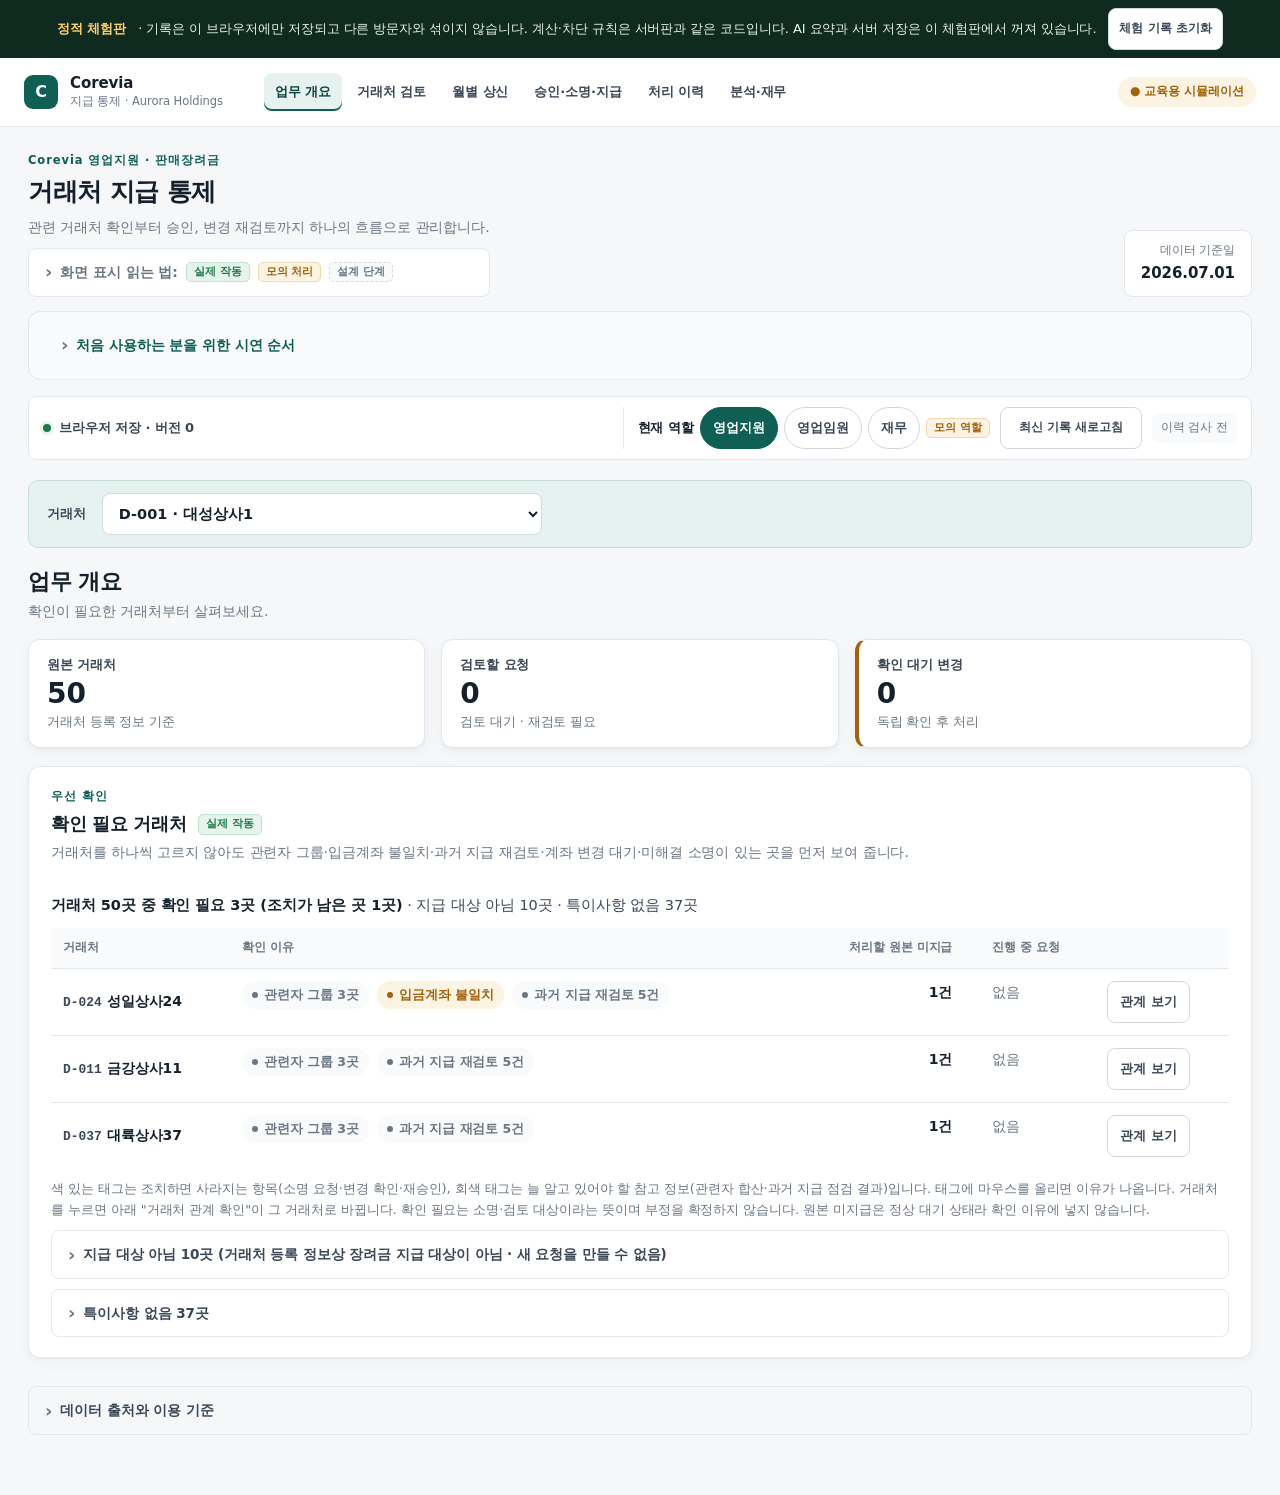
<file: docs/index.html>
<!doctype html>
<html lang="ko">
<head>
  <meta charset="utf-8">
  <meta name="viewport" content="width=device-width,initial-scale=1">
  <title>거래처 지급 통제 · Corevia</title>
  <link rel="stylesheet" href="styles.css">
</head>
<body>
  <div class="static-banner" role="note"><b>정적 체험판</b> · 기록은 이 브라우저에만 저장되고 다른 방문자와 섞이지 않습니다. 계산·차단 규칙은 서버판과 같은 코드입니다. AI 요약과 서버 저장은 이 체험판에서 꺼져 있습니다. <button type="button" id="static-reset" class="secondary">체험 기록 초기화</button></div>
  <header class="topbar">
    <div class="topbar-inner">
      <div class="brand"><span class="brand-mark">C</span><div><strong>Corevia</strong><small>지급 통제 · Aurora Holdings</small></div></div>
      <nav aria-label="주요 영역"><a href="#watch-section">확인 필요</a><a href="#relationship-section">거래처 확인</a><a href="#batch-section">월별 일괄</a><a href="#request-section">지급 요청</a><a href="#change-section">정보 변경</a><a href="#case-section">처리 현황</a><a href="#audit-section">과거 지급 점검</a></nav>
      <span class="environment">● 교육용 시뮬레이션</span>
    </div>
  </header>
  <main>
    <details class="guide-panel">
      <summary>처음 사용하는 분을 위한 시연 순서</summary>
      <p>단계를 누르면 해당 위치로 이동하고 모의 역할이 바뀝니다. 요청·승인·지급은 각 화면에서 직접 진행하세요. 아래 번호는 안내 순서이며 완료 표시가 아닙니다.</p>
      <div class="guide-steps" role="group" aria-label="시연 단계">
        <button type="button" class="secondary" data-action="guide" data-id="0" aria-pressed="false">1. 거래처 확인 · 영업지원</button>
        <button type="button" class="secondary" data-action="guide" data-id="1" aria-pressed="false">2. 상신 · 영업지원</button>
        <button type="button" class="secondary" data-action="guide" data-id="2" aria-pressed="false">3. 승인 판단 · 영업임원</button>
        <button type="button" class="secondary" data-action="guide" data-id="3" aria-pressed="false">4. 계좌·지급 · 재무</button>
        <button type="button" class="secondary" data-action="guide" data-id="4" aria-pressed="false">5. 조건 변경 · 영업지원</button>
        <button type="button" class="secondary" data-action="guide" data-id="5" aria-pressed="false">6. 과거 점검 · 재무</button>
      </div>
      <p id="guide-message" role="status">1번부터 시작하거나 확인하고 싶은 단계를 고르세요.</p>
    </details>
    <div class="page-heading">
      <div><p class="eyebrow">Corevia 영업지원 · 판매장려금</p><h1>거래처 지급 통제</h1><p class="subtitle">관련 거래처 확인부터 승인, 변경 재검토까지 하나의 흐름으로 관리합니다.</p><details class="scope-legend"><summary>화면 표시 읽는 법: <span class="scope scope-real">실제 작동</span> <span class="scope scope-mock">모의 처리</span> <span class="scope scope-plan">설계 단계</span></summary><ul><li><span class="scope scope-real">실제 작동</span> 입력에 따라 프로그램이 직접 계산·판단·상태 변경을 합니다. 자동 점검으로 확인합니다.</li><li><span class="scope scope-mock">모의 처리</span> 사람의 승인·소명 회신·계좌 확인·지급, 역할 선택을 버튼 입력으로 대신합니다. 실제 송금·은행 연동은 없습니다.</li><li><span class="scope scope-plan">설계 단계</span> 화면에 없고 문서로만 제시합니다: 실제 로그인·인증, 은행 실명 조회와 송금, 증빙 파일 업로드·진위 검증.</li></ul></details></div>
      <div class="asof"><span>데이터 기준일</span><strong>2026.07.01</strong></div>
    </div>
    <section class="server-toolbar" aria-label="서버 저장 상태"><span id="server-status" role="status">서버 기록 불러오는 중…</span><div class="role-switch" role="group" aria-label="현재 역할 (모의)"><span class="role-label">현재 역할</span><button type="button" class="role-btn" data-action="role" data-id="영업지원">영업지원</button><button type="button" class="role-btn" data-action="role" data-id="영업임원">영업임원</button><button type="button" class="role-btn" data-action="role" data-id="재무">재무</button><span class="scope scope-mock" title="실제 로그인·인증이 아니라 화면에서 고른 역할입니다. 서버는 고른 역할로 권한을 다시 확인합니다.">모의 역할</span></div><button class="secondary" data-action="refresh">최신 기록 새로고침</button><label class="restore-label">백업 파일 가져오기<input id="restore-file" type="file" accept=".json,application/json"></label></section>
    <section class="panel migration-panel" id="migration-panel" hidden><h2>기존 기록을 서버로 가져오기</h2><p>이 브라우저의 이전 기록 또는 선택한 백업을 검증한 뒤 서버로 옮깁니다. 원본 브라우저 자료는 보존합니다. 서버가 비어 있을 때만 가져올 수 있습니다.</p><div class="row"><button class="secondary" data-action="backup-browser">이전 자료 백업 내려받기</button><button class="secondary" data-action="preview-import">가져오기 미리보기</button><button id="commit-import" data-action="commit-import" disabled>확정 가져오기</button><button class="secondary" data-action="skip-import">자료를 보관하고 서버 기록 사용</button></div><p id="migration-result" class="notice" role="status"></p></section>    <div class="overview" aria-label="현재 처리 현황">
      <div class="overview-card"><span>원본 거래처</span><strong id="agency-count">—</strong><small>거래처 등록 정보 기준</small></div>
      <div class="overview-card"><span>검토할 요청</span><strong id="pending-count">—</strong><small>검토 대기 · 재검토 필요</small></div>
      <div class="overview-card attention"><span>확인 대기 변경</span><strong id="change-count">—</strong><small>독립 확인 후 처리</small></div>
    </div>
    <div class="section-heading"><div><span class="section-index">01</span><h2>검토 시작</h2></div><p>대상을 확인하고 새 요청을 등록하세요.</p></div>
    <div class="work-grid">
      <section class="panel panel-wide" id="watch-section"><div class="panel-heading"><div><p class="panel-kicker">우선 확인</p><h3>확인 필요 거래처 <span class="scope-row"><span class="scope scope-real" title="관련자 그룹·입금계좌 대조·과거 지급 점검·변경 대기·소명 상태를 프로그램이 계산해 모읍니다.">실제 작동</span></span></h3><p class="panel-desc">거래처를 하나씩 고르지 않아도 관련자 그룹·입금계좌 불일치·과거 지급 재검토·계좌 변경 대기·미해결 소명이 있는 곳을 먼저 보여 줍니다.</p></div></div><div id="watchlist" aria-live="polite"></div></section>
      <section class="panel panel-wide" id="relationship-section"><div class="panel-heading"><div><p class="panel-kicker">관련자 확인</p><h3>거래처 관계 확인 <span class="scope-row"><span class="scope scope-real" title="대표자·주소·정산계좌 2개 이상 일치를 이어지는 관계까지 계산하고, 실제 입금계좌를 대조합니다.">실제 작동</span></span></h3></div><span class="step-icon">01</span></div><p class="panel-desc">거래처를 선택하면 관계 정보와 원본 미지급 건이 자동으로 갱신됩니다.</p><div class="field-action"><label>거래처<select id="agency" data-action="inspect"></select></label></div><div id="lookup-notice" class="notice" role="status"></div><div id="relationship" aria-live="polite"></div></section>
      <section class="panel panel-wide" id="original-section"><div class="panel-heading"><div><p class="panel-kicker">원본 미지급</p><h3>원본 미지급 건 <span class="scope-row"><span class="scope scope-real" title="원본 미지급을 요청으로 연결하고 중복 생성·이중 합산을 막습니다.">실제 작동</span></span></h3><p id="unpaid-context" class="panel-desc" role="status"></p></div></div><p class="panel-desc">위에서 선택한 거래처의 원본 미지급 건입니다. 금액을 다시 입력하지 않고 승인 검토를 요청하세요. 원본 상태는 보존하고 모의 처리 상태를 별도로 기록합니다.</p><div id="unpaid-list" aria-live="polite"></div><p class="help-text">원본 연결 요청은 원본 이력에 이미 포함된 금액이므로 월 합산에 추가하지 않습니다. 거절해도 원본 기록과 합산 기준은 보존하며, 거절 후에는 기존 요청에서 확인 작업·자료 검토를 마친 뒤 같은 요청으로 재상신합니다.</p></section>      <section class="panel panel-wide" id="batch-section"><div class="panel-heading"><div><p class="panel-kicker">월 단위 처리</p><h3>월별 미지급 일괄 검토 <span class="scope-row"><span class="scope scope-real" title="같은 달 미지급의 관련자 합계와 필요 승인자를 계산하고, 선택한 건을 서버에 일괄 상신합니다.">실제 작동</span></span></h3><p class="panel-desc">같은 달 원본 미지급을 한 표에 모아 관련자 월 합계와 필요 승인자를 보여 주고, 선택한 건을 한 번에 승인 검토 요청합니다.</p></div></div><div id="batch" aria-live="polite"></div></section>
<section class="panel" id="request-section"><div class="panel-heading"><div><p class="panel-kicker">신규 요청</p><h3>새 지급 요청 <span class="scope-row"><span class="scope scope-real" title="원본 이력과 진행 중 요청을 합산해 승인자를 정합니다.">실제 작동</span></span></h3></div><span class="step-icon">02</span></div><p class="panel-desc">원본 지급 이력과 새 요청을 합산해 승인 경로를 확인합니다.</p><div class="request-fields"><label>귀속월<input id="month" type="month" value="2026-06"></label><label>요청 금액 (원)<input id="amount" type="text" inputmode="numeric" autocomplete="off" placeholder="예: 1,000,000" data-format="amount"></label><label class="full">사유<input id="reason" placeholder="예: 6월 판매장려금 지급 검토"></label></div><p class="help-text">선택 월의 원본 이력(미지급 포함)과 모의 요청을 합산합니다. 원본 미지급 건은 다시 입력하지 마세요.</p><button data-action="create">검토 요청 생성</button><div id="request-notice" class="notice" role="status"></div></section>
      <section class="panel" id="change-section"><div class="panel-heading"><div><p class="panel-kicker">정보 변경</p><h3>거래처 정보 변경 <span class="scope-row"><span class="scope scope-real" title="변경 접수 시 관련 승인을 재검토로 돌리고 확인 전 재승인을 막습니다.">실제 작동</span><span class="scope scope-mock" title="계좌 소유 확인 근거는 사람이 입력하는 모의 회신입니다. 은행 실명 조회는 하지 않습니다.">모의 처리</span></span></h3></div><span class="step-icon">03</span></div><p class="panel-desc">선택 거래처의 정산계좌 변경을 접수하고 확인 전 관련 요청의 승인을 보류합니다.</p><div class="field-action"><label>은행<select id="account-bank"></select></label><label>새 정산계좌<input id="account" placeholder="예: 123456789012"></label><button class="secondary" data-action="change-preview">접수 전 영향 보기</button><button data-action="change">변경 요청 접수</button></div><p class="help-text">국내 계좌 우선 지원. 은행별 형식을 단정하지 않고 숫자 10~15자리만 기본 입력 점검합니다. 범위 밖·해외 계좌는 추가 확인 대상으로 보류합니다.</p><p id="change-preview" role="status"></p><div id="changes" aria-live="polite"></div></section>
    </div>
    <div class="section-heading" id="case-section"><div><span class="section-index">02</span><h2>처리 현황</h2></div><p>판단 근거와 후속 작업을 확인하세요.</p></div>
    <section class="panel cases"><div class="panel-heading"><div><p class="panel-kicker">처리 대기</p><h3>요청 및 후속 작업 <span class="scope-row"><span class="scope scope-real" title="합산·승인자 결정, 계좌 미확인·조건 변경 시 지급 차단, 역할 권한 확인을 프로그램이 합니다.">실제 작동</span><span class="scope scope-mock" title="승인·거절·계좌 확인·지급은 사람의 결정을 버튼 입력으로 대신합니다. 실제 송금은 없습니다.">모의 처리</span></span></h3></div></div><p class="panel-desc">사람의 승인·거절 회신에 따라 지급 작업을 생성합니다.</p><div class="request-filter"><label>보기<select id="request-filter"><option value="all">전체</option><option value="todo">승인 결정 필요 (검토 대기·재검토)</option><option value="executive">영업임원 승인 대상</option><option value="task">소명 중 (소명 대기·재상신 대기)</option><option value="approved">지급 전 (승인 완료)</option><option value="done">끝난 건 (지급 완료·거절·취소)</option></select></label><span id="request-filter-info" class="muted"></span></div><div id="requests" aria-live="polite"></div></section>
    <section class="panel" id="task-composer" hidden></section><section class="panel" id="confirmation-section"><div class="panel-heading"><div><p class="panel-kicker">소명</p><h3>확인 작업 · 소명 회신 <span class="scope-row"><span class="scope scope-real" title="최신 회신 기준 판정 전에는 재상신·승인·지급을 막습니다.">실제 작동</span><span class="scope scope-mock" title="회신 내용과 증빙 식별자는 모의 입력입니다. 파일 업로드·진위 검증은 하지 않습니다.">모의 처리</span></span></h3></div></div><p class="panel-desc">회신 접수 → 사람 검토 → 기존 요청 재상신 순서로 진행합니다. 역할은 교육용 모의 표시이며 실제 로그인 권한이 아닙니다.</p><div id="confirmation-tasks" aria-live="polite"></div></section><section class="panel history"><div class="panel-heading"><div><p class="panel-kicker">처리 기록</p><h3>처리 이력 <span class="scope-row"><span class="scope scope-real" title="모든 처리와 권한 거부를 서버 기록으로 남깁니다.">실제 작동</span></span></h3></div></div><label>이력 검색<input id="history-search" placeholder="거래처·요청 번호·내용"></label><label><input type="checkbox" id="history-denied">권한 거부만 보기</label><button class="secondary" data-action="audit-check">이력 변조 검사</button><p id="audit-result" role="status"></p><p class="help-text">서버 사건 기록의 해시 연결 검사입니다. 도입 전 기록은 도입 시점부터 보호합니다. DB와 해시를 함께 재작성하는 변조는 탐지하지 못하며 화면 로그·외부 증빙의 진위 보증은 아닙니다.</p><div id="history"></div><button class="secondary" data-action="export">서버 기록 백업 내보내기</button></section>
    <div class="section-heading" id="audit-section"><div><span class="section-index">03</span><h2>과거 지급 점검</h2></div><p>원본 지급 기록을 지금의 규칙으로 다시 확인합니다.</p></div>
    <section class="panel panel-wide" id="retro-section"><div class="panel-heading"><div><p class="panel-kicker">과거 지급 점검</p><h3>원본 지급 이력 점검 <span class="scope-row"><span class="scope scope-real" title="원본 240건을 현재 규칙으로 다시 계산합니다. 원본 상태는 바꾸지 않습니다.">실제 작동</span></span></h3><p class="panel-desc">원본 지급 이력 240건을 현재 규칙으로 다시 판정합니다. 한 건씩 보면 전결 대상이지만 관련자로 합치면 영업임원 승인이 필요했던 기존 지급을 찾습니다.</p></div></div><div id="retro" aria-live="polite"></div></section>
    <details class="source-notes"><summary>데이터 출처와 이용 기준</summary><p>원본: 거래처(대리점) 등록 정보, 판매장려금 지급 이력, 실제 입금(회수) 이력. 정책: 월 200만 원 이하 영업지원팀, 초과 영업임원. 회수계좌는 지급 수취계좌가 아닙니다. 월 합계는 원본 지급 이력의 귀속월을 기준으로 냅니다. 변경·승인·지급 작업은 교육용 모의 처리이며 이 PC에서 실행 중인 서버에 저장됩니다. 기록 가져오기는 별도 검증 후 수행합니다. 실제 송금은 없으며 AI 요약은 Gemini API 키를 넣고 서버를 시작해야 사용할 수 있습니다.</p></details>
  <section class="panel" id="finance-section"><h2>재무 참고 대안 · 상계 가정 <span class="scope scope-real" title="원본 채권 잔액과 미지급액으로 계산합니다. 상계는 원본 정책에 없는 가정이며 실제 상계·승인·지급은 하지 않습니다.">실제 작동 · 계산만</span></h2><p>선택 거래처의 원본 미지급액과 연체 채권 잔액을 비교합니다. 기준일 2026-07-01, 원본 연체일수 기준. 상계는 원본 정책에 없는 가정이며 실제 상계·승인·지급을 실행하지 않습니다. 합의·권리관계는 별도 확인이 필요합니다.</p><button class="secondary" data-action="finance-options">선택 거래처 90·120·160일 비교</button><div id="finance-result" role="status"></div><p>회수 반영 시점이 확정되지 않아 잔액에서 회수액을 다시 빼지 않습니다. 운영 중 지급도 원본 비교에 반영하지 않습니다.</p></section></main><div id="toast" class="toast" role="status" hidden><span id="toast-message"></span><button type="button" data-action="dismiss" aria-label="알림 닫기">×</button></div><script type="module" src="js/app.js"></script></html>
</file>
<file: docs/styles.css>
/* Corevia 지급 통제 — design tokens */
:root{
  --bg:#f5f7f9;--surface:#fff;--surface-2:#f8fafb;--line:#e3e8ee;--line-strong:#d2d9e1;
  --ink:#16202c;--ink-2:#3b4756;--muted:#6b7684;--faint:#97a1ad;
  --brand:#0f5f55;--brand-ink:#0a453e;--brand-soft:#e6f2ef;
  --info:#2357a8;--info-soft:#e8effb;--warn:#a2620b;--warn-soft:#fdf3e2;
  --danger:#b3372d;--danger-soft:#fdecea;--success:#1d7a46;--success-soft:#e6f4ec;
  --radius:12px;--radius-sm:8px;
  --shadow:0 1px 2px rgba(16,32,44,.04),0 4px 16px rgba(16,32,44,.04);
  --font:"Pretendard","Segoe UI","Malgun Gothic",system-ui,sans-serif;
  --series-1:#2a78d6;--series-2:#eb6834;--series-3:#1baf7a;--series-group:#6250d6;--series-other:#9aa4b1;--series-hist:#0f5f55;
  --mono:"Cascadia Mono","Consolas",ui-monospace,monospace;
}
.guide-panel{margin:16px 0;padding:14px 18px;background:var(--surface);border:1px solid var(--line);border-radius:var(--radius)}
.guide-panel summary{cursor:pointer;font-weight:700;color:var(--brand)}
.guide-panel p{margin-top:10px;font-size:13px;color:var(--ink-2)}
.guide-steps{display:flex;flex-wrap:wrap;gap:8px}
.guide-steps .is-active{background:var(--brand-soft);border-color:var(--brand);color:var(--brand-ink)}
*{box-sizing:border-box}
html{scroll-behavior:smooth;scroll-padding-top:84px}
body{margin:0;background:var(--bg);color:var(--ink);font:15px/1.65 var(--font);-webkit-font-smoothing:antialiased;letter-spacing:-.005em}
h1,h2,h3,h4{margin:0;color:var(--ink);letter-spacing:-.02em;line-height:1.3}
p{margin:0 0 8px}
a{color:var(--brand)}
.mono{font-family:var(--mono);font-size:.92em;color:var(--ink-2)}
.muted{color:var(--muted)}
.empty{margin:0;padding:28px;text-align:center;color:var(--muted);background:var(--surface-2);border:1px dashed var(--line-strong);border-radius:var(--radius-sm);font-size:14px}

/* Top bar */
.topbar{position:sticky;top:0;z-index:20;background:rgba(255,255,255,.92);backdrop-filter:saturate(1.4) blur(10px);border-bottom:1px solid var(--line)}
.topbar-inner{max-width:1200px;margin:auto;padding:0 28px;height:64px;display:flex;align-items:center;gap:36px}
.brand{display:flex;align-items:center;gap:12px;min-width:220px}
.brand-mark{width:34px;height:34px;border-radius:9px;background:var(--brand);color:#fff;display:grid;place-items:center;font-weight:800;font-size:16px}
.brand strong{display:block;font-size:15px;line-height:1.2}
.brand small{display:block;font-size:11.5px;color:var(--muted)}
.topbar nav{display:flex;gap:4px;flex:1}
.topbar nav a{color:var(--ink-2);text-decoration:none;font-size:14px;font-weight:600;padding:8px 12px;border-radius:8px}
.topbar nav a:hover{background:var(--surface-2);color:var(--ink)}
.environment{font-size:12px;font-weight:600;color:var(--warn);background:var(--warn-soft);border-radius:999px;padding:5px 12px;white-space:nowrap}

/* Layout */
main{max-width:1200px;margin:auto;padding:32px 28px 80px}
.page-heading{display:flex;justify-content:space-between;align-items:flex-end;gap:24px;margin-bottom:20px}
.eyebrow,.panel-kicker{margin:0 0 6px;color:var(--brand);font-size:11.5px;font-weight:700;letter-spacing:.08em}
.page-heading h1{font-size:28px;font-weight:800}
.subtitle{margin:8px 0 0;color:var(--muted);font-size:15px}
.asof{text-align:right;padding:10px 16px;background:var(--surface);border:1px solid var(--line);border-radius:var(--radius-sm)}
.asof span{display:block;font-size:12px;color:var(--muted)}
.asof strong{font-size:15px;font-variant-numeric:tabular-nums}

.server-toolbar{display:flex;align-items:center;flex-wrap:wrap;gap:12px;margin:0 0 20px;padding:10px 14px;background:var(--surface);border:1px solid var(--line);border-radius:var(--radius-sm);font-size:13px;color:var(--ink-2)}
#server-status{display:inline-flex;align-items:center;gap:8px;font-weight:600;margin-right:auto}
#server-status::before{content:"";width:8px;height:8px;border-radius:50%;background:var(--success);box-shadow:0 0 0 3px var(--success-soft)}
.restore-label{display:flex;align-items:center;gap:8px;font-weight:600;font-size:13px}
.restore-label input{font-size:12px;max-width:220px;padding:4px;height:auto;border:none;background:none}

.overview{display:grid;grid-template-columns:repeat(3,1fr);gap:16px;margin-bottom:40px}
.overview-card{background:var(--surface);border:1px solid var(--line);border-radius:var(--radius);box-shadow:var(--shadow);padding:20px 22px;display:flex;flex-direction:column;gap:2px}
.overview-card span{font-size:13px;font-weight:600;color:var(--ink-2)}
.overview-card strong{font-size:32px;font-weight:800;line-height:1.15;font-variant-numeric:tabular-nums}
.overview-card small{font-size:12.5px;color:var(--muted)}
.overview-card.attention{border-left:4px solid var(--warn)}

.section-heading{display:flex;justify-content:space-between;align-items:flex-end;gap:16px;margin:0 0 14px}
.section-heading>div{display:flex;align-items:center;gap:10px}
.section-index{font-size:12px;font-weight:800;color:var(--brand);background:var(--brand-soft);border-radius:6px;padding:3px 8px}
.section-heading h2{font-size:19px;font-weight:800}
.section-heading p{margin:0;color:var(--muted);font-size:14px}

.work-grid{display:grid;grid-template-columns:repeat(2,minmax(0,1fr));gap:18px;margin-bottom:44px}
.panel{background:var(--surface);border:1px solid var(--line);border-radius:var(--radius);box-shadow:var(--shadow);padding:24px 26px;min-width:0}
.panel+.panel{margin-top:18px}
.work-grid .panel+.panel{margin-top:0}
.panel-wide{grid-column:1/-1}
.panel-heading{display:flex;justify-content:space-between;align-items:flex-start;gap:12px;margin-bottom:4px}
.panel-heading h3{font-size:18px;font-weight:800}
.panel h2{font-size:18px;margin-bottom:8px}
.step-icon{display:grid;place-items:center;width:32px;height:32px;border-radius:8px;background:var(--brand-soft);color:var(--brand);font-size:12px;font-weight:800;flex:none}
.panel-desc{margin:6px 0 18px;color:var(--muted);font-size:14px}
.help-text{margin:10px 0;color:var(--muted);font-size:13px;line-height:1.6}

/* Forms */
label{display:flex;flex-direction:column;gap:6px;font-size:13px;font-weight:600;color:var(--ink-2);min-width:0}
input,select{font:inherit;font-size:14.5px;height:42px;padding:0 12px;border:1px solid var(--line-strong);border-radius:var(--radius-sm);background:#fff;color:var(--ink);width:100%;min-width:0;transition:border-color .15s,box-shadow .15s}
input::placeholder{color:var(--faint)}
input:focus,select:focus{outline:none;border-color:var(--brand);box-shadow:0 0 0 3px var(--brand-soft)}
.field-action{display:flex;align-items:flex-end;gap:10px;flex-wrap:wrap}
.field-action label{flex:1 1 200px}
.request-fields,.form-grid,.task-form{display:grid;grid-template-columns:repeat(2,minmax(0,1fr));gap:14px}
.request-fields .full,.form-grid .full,.task-form p{grid-column:1/-1}
.task-form{margin:14px 0}
.row{display:flex;align-items:center;flex-wrap:wrap;gap:10px;margin-top:12px}
.grow{flex:1 1 240px}

/* Buttons */
button{font:inherit;font-size:14px;font-weight:700;height:42px;padding:0 18px;border:1px solid transparent;border-radius:var(--radius-sm);background:var(--brand);color:#fff;cursor:pointer;white-space:nowrap;transition:background .15s,border-color .15s,box-shadow .15s}
button:hover{background:var(--brand-ink)}
button:focus-visible,a:focus-visible,summary:focus-visible{outline:3px solid var(--brand-soft);outline-offset:2px}
button.secondary{background:#fff;color:var(--ink-2);border-color:var(--line-strong)}
button.secondary:hover{background:var(--surface-2);border-color:var(--faint)}
button.danger{background:#fff;color:var(--danger);border-color:#efc6c1}
button.danger:hover{background:var(--danger-soft)}
button.small{height:34px;padding:0 12px;font-size:13px}
button:disabled{opacity:.5;cursor:not-allowed}
.pay-button{margin-top:16px;width:100%;height:46px;font-size:15px}
.link{font-size:13px;font-weight:600;text-decoration:none}
.link:hover{text-decoration:underline}

/* Tags & chips */
.tag{display:inline-flex;align-items:center;gap:6px;font-size:12.5px;font-weight:700;padding:4px 10px;border-radius:999px;white-space:nowrap;background:var(--surface-2);color:var(--ink-2)}
.tag::before{content:"";width:6px;height:6px;border-radius:50%;background:currentColor}
.tone-pending{background:var(--info-soft);color:var(--info)}
.tone-info{background:var(--brand-soft);color:var(--brand)}
.tone-warn{background:var(--warn-soft);color:var(--warn)}
.tone-danger{background:var(--danger-soft);color:var(--danger)}
.tone-success{background:var(--success-soft);color:var(--success)}
.tone-muted{background:var(--surface-2);color:var(--muted)}
.chip{display:inline-block;font-family:var(--mono);font-size:12.5px;font-weight:600;padding:2px 8px;margin:2px 4px 2px 0;border-radius:6px;background:var(--surface-2);border:1px solid var(--line);color:var(--ink-2)}
.chip-strong{background:var(--brand-soft);border-color:#bfdcd5;color:var(--brand)}

/* Notices */
.notice{margin:12px 0 0;padding:10px 14px;border-radius:var(--radius-sm);background:var(--brand-soft);color:var(--brand-ink);font-size:13.5px;font-weight:600}
.notice:empty{display:none}
.notice.error{background:var(--danger-soft);color:var(--danger)}
.notice.warn{background:var(--warn-soft);color:var(--warn);font-weight:500}
.notice a{color:inherit}

/* Relationship */
#relationship{margin-top:16px}
.relation-grid{display:grid;grid-template-columns:repeat(4,minmax(0,1fr));gap:12px}
.relation-cell{display:flex;flex-direction:column;gap:6px;padding:14px 16px;background:var(--surface-2);border:1px solid var(--line);border-radius:var(--radius-sm);min-width:0}
.relation-cell strong{font-size:16px}
.cell-label{font-size:12px;font-weight:700;color:var(--muted)}
.edge-list{margin:0;padding-left:16px;font-size:13px;color:var(--ink-2)}
.flag{align-self:flex-start;font-size:12px;font-weight:700;color:var(--warn);background:var(--warn-soft);border-radius:6px;padding:2px 8px}

/* Tables */
.scroll{overflow-x:auto}
.data-table{width:100%;border-collapse:collapse;font-size:14px}
.data-table th{text-align:left;font-size:12px;font-weight:700;color:var(--muted);padding:10px 12px;border-bottom:1px solid var(--line);background:var(--surface-2)}
.data-table td{padding:12px;border-bottom:1px solid var(--line);vertical-align:middle}
.data-table tr:last-child td{border-bottom:none}
.data-table tr:hover td{background:#fbfcfd}
.num{text-align:right;font-variant-numeric:tabular-nums;font-weight:600}
.right{text-align:right}

/* Changes */
#changes{margin-top:14px;display:flex;flex-direction:column;gap:10px}
.change-item{padding:14px;border:1px solid var(--line);border-radius:var(--radius-sm);background:var(--surface-2)}
.change-head{display:flex;align-items:center;gap:10px;flex-wrap:wrap;margin-bottom:6px;font-size:14px}
.change-head .tag{margin-left:auto}
.change-item label{margin-top:8px}

/* Request cards */
.cases .panel-desc{margin-bottom:16px}
#requests{display:flex;flex-direction:column;gap:16px}
.request-card{border:1px solid var(--line);border-left:4px solid var(--line-strong);border-radius:var(--radius);background:#fff;overflow:hidden}
.tone-border-pending{border-left-color:var(--info)}.tone-border-info{border-left-color:var(--brand)}.tone-border-warn{border-left-color:var(--warn)}.tone-border-danger{border-left-color:var(--danger)}.tone-border-success{border-left-color:var(--success)}
.request-head{display:flex;justify-content:space-between;align-items:center;gap:12px;padding:16px 20px;border-bottom:1px solid var(--line);background:var(--surface-2)}
.request-id{margin:0;font-family:var(--mono);font-size:12px;color:var(--muted);word-break:break-all}
.request-head h4{font-size:16px;font-weight:800;margin-top:2px}
.request-body{display:grid;grid-template-columns:minmax(0,1.5fr) minmax(260px,1fr);gap:20px;padding:18px 20px}
.facts{margin:0;display:grid;gap:10px}
.facts>div{display:grid;grid-template-columns:96px 1fr;gap:12px;font-size:14px}
.facts dt{color:var(--muted);font-weight:600;font-size:13px}
.facts dd{margin:0;color:var(--ink);min-width:0;overflow-wrap:anywhere}
.sum-box{display:flex;flex-direction:column;gap:4px;padding:16px 18px;border-radius:var(--radius-sm);background:var(--brand-soft);border:1px solid #cfe4de}
.sum-box.over{background:var(--info-soft);border-color:#cddbf3}
.sum-label{font-size:12px;font-weight:700;color:var(--muted)}
.sum-total{font-size:24px;font-weight:800;font-variant-numeric:tabular-nums;line-height:1.2}
.sum-formula{font-size:12.5px;color:var(--ink-2)}
.sum-approver{margin-top:6px;font-size:14px}
.sum-alert{margin-top:6px;font-size:13px;font-weight:700;color:var(--warn)}
.request-card>.notice{margin:0 20px 14px}
.request-actions{padding:4px 20px 20px;display:flex;flex-direction:column;gap:14px}
.action-block,.review-block{padding:16px 18px;border:1px solid var(--line);border-radius:var(--radius-sm);background:var(--surface-2)}
.action-block h4,.review-block h4{font-size:14px;font-weight:800;margin-bottom:12px}
.decision-row{display:flex;align-items:flex-end;gap:10px;flex-wrap:wrap}
.check-state{font-size:13px;color:var(--muted)}
.check-state.ok{color:var(--success);font-weight:700}

/* Details */
details{border:1px solid var(--line);border-radius:var(--radius-sm);background:#fff}
details>summary{cursor:pointer;list-style:none;padding:12px 16px;font-size:14px;font-weight:700;color:var(--ink-2);display:flex;align-items:center;gap:8px}
details>summary::-webkit-details-marker{display:none}
details>summary::before{content:"›";font-size:18px;line-height:1;color:var(--muted);transition:transform .15s}
details[open]>summary::before{transform:rotate(90deg)}
details[open]>summary{border-bottom:1px solid var(--line)}
details>*:not(summary){margin-left:16px;margin-right:16px}
details>*:last-child{margin-bottom:16px}
details>summary+*{margin-top:12px}

/* AI */
.ai-review{margin-top:12px;padding:16px 18px;border-radius:var(--radius-sm);background:#f6f8fc;border:1px solid #dfe6f2;font-size:14px;line-height:1.75}
.ai-review h4{font-size:14px;margin:12px 0 4px}
.ai-review ul,.ai-review ol{margin:4px 0 10px;padding-left:20px}
.ai-review footer{margin-top:12px;padding-top:10px;border-top:1px solid #dfe6f2;font-size:12px;color:var(--muted)}
.ai-review button{margin-top:12px}
.stale{color:var(--warn);font-weight:600}

/* Tasks */
.task-summary{padding:14px 0 0;border-top:1px solid var(--line)}
.task-count{font-size:14px;color:var(--ink-2)}
.resubmit-form{grid-template-columns:minmax(0,1fr) max-content;align-items:end;gap:10px}
.resubmit-form>button{align-self:end}
#task-composer{border-color:#bfdcd5;box-shadow:0 0 0 4px var(--brand-soft),var(--shadow)}
#task-composer[hidden],.migration-panel[hidden]{display:none}
#confirmation-tasks{display:flex;flex-direction:column;gap:14px}
.confirmation-card{padding:20px;border:1px solid var(--line);border-radius:var(--radius);background:#fff}
.task-heading{display:flex;justify-content:space-between;align-items:center;gap:12px;flex-wrap:wrap;margin-bottom:6px}
.task-heading strong{font-size:16px}
.task-facts{margin:14px 0;padding:14px 16px;background:var(--surface-2);border-radius:var(--radius-sm)}
.overdue{color:var(--danger);font-weight:700}
.task-timeline{list-style:none;margin:14px 0;padding:0 0 0 18px;border-left:2px solid var(--line)}
.task-timeline li{position:relative;padding:4px 0 14px 8px}
.task-timeline li::before{content:"";position:absolute;left:-25px;top:10px;width:10px;height:10px;border-radius:50%;background:#fff;border:2px solid var(--brand)}
.task-timeline strong{font-size:14px}
.task-verdict{margin-top:8px;padding:10px 14px;border-radius:var(--radius-sm);border-left:3px solid var(--faint);background:var(--surface-2);font-size:14px}
.task-verdict p{margin:4px 0}
.task-verdict small{color:var(--muted)}
.verdict-success{border-left-color:var(--success);background:var(--success-soft)}
.verdict-warn{border-left-color:var(--warn);background:var(--warn-soft)}
.review-block{margin-top:12px}

/* History */
.history #history{max-height:360px;overflow-y:auto;margin-bottom:16px}
.timeline{list-style:none;margin:0;padding:0}
.timeline li{display:grid;grid-template-columns:170px 1fr;gap:14px;padding:10px 0;border-bottom:1px solid var(--line);font-size:13.5px}
.timeline li:last-child{border-bottom:none}
.timeline time{color:var(--muted);font-variant-numeric:tabular-nums;font-size:12.5px}

/* Migration, notes, toast */
.migration-panel{border-color:#cddbf3;background:#fbfcff}
#migration-result{white-space:pre-wrap;max-height:300px;overflow:auto}
.source-notes{margin-top:28px;background:transparent}
.source-notes p{font-size:13px;color:var(--muted);line-height:1.8}
.toast{position:fixed;right:24px;bottom:24px;z-index:30;display:flex;align-items:flex-start;gap:12px;max-width:min(420px,calc(100vw - 32px));padding:14px 16px;border-radius:var(--radius-sm);background:var(--ink);color:#fff;box-shadow:0 10px 30px rgba(16,32,44,.25);font-size:14px;line-height:1.5}
.toast.warning{background:#7a4a08}
.toast[hidden]{display:none}
.toast button{height:auto;padding:0 2px;background:transparent;border:none;font-size:20px;line-height:1;color:#fff;opacity:.8}
.toast button:hover{background:transparent;opacity:1}

/* Responsive */
@media(max-width:960px){
  .relation-grid{grid-template-columns:repeat(2,minmax(0,1fr))}
  .request-body{grid-template-columns:1fr}
  .topbar nav{display:none}
}
@media(max-width:720px){
  main{padding:24px 16px 60px}
  .topbar-inner{padding:0 16px;gap:12px}
  .brand{min-width:0;flex:1}
  .page-heading{flex-direction:column;align-items:flex-start}
  .asof{text-align:left}
  .overview{grid-template-columns:1fr;gap:10px}
  .work-grid{grid-template-columns:1fr}
  .panel{padding:20px}
  .request-fields,.form-grid,.task-form,.resubmit-form{grid-template-columns:1fr}
  .relation-grid{grid-template-columns:1fr}
  .facts>div{grid-template-columns:1fr;gap:2px}
  .timeline li{grid-template-columns:1fr;gap:2px}
  .section-heading p{display:none}
  .decision-row>*{flex:1 1 100%}
}

/* 원본 지급 이력 점검 */
.retro-stats{display:grid;grid-template-columns:repeat(4,minmax(0,1fr));gap:12px;margin:16px 0 22px}
.retro-stat{display:flex;flex-direction:column;gap:4px;padding:14px 16px;background:var(--surface-2);border:1px solid var(--line);border-radius:var(--radius-sm);min-width:0}
.retro-stat strong{font-size:18px;font-variant-numeric:tabular-nums}
.retro-stat span:last-child{font-size:13px;color:var(--muted)}
.retro-stat-alert{background:var(--warn-soft);border-color:#f0d9b0}
.retro-stat-alert strong{color:var(--warn)}
.retro-group{margin-bottom:22px}
.retro-group h4,#retro-section h4{font-size:15px;font-weight:800;margin:0 0 10px}
.viz-legend{display:flex;flex-wrap:wrap;gap:6px 18px;font-size:13px;color:var(--ink-2);margin-bottom:6px}
.viz-legend span{display:inline-flex;align-items:center;gap:6px}
.viz-legend i{display:inline-block;width:12px;height:12px;border-radius:3px}
.viz-legend i.viz-legend-limit{width:18px;height:0;border-top:2px dashed var(--ink-2);border-radius:0}
.viz-chart{width:100%;max-width:820px;height:auto;display:block;background:var(--surface)}
.viz-grid{stroke:var(--line);stroke-width:1}
.viz-axis{font-size:12px;fill:var(--muted);font-family:var(--font)}
.viz-sub{font-size:11px;fill:var(--faint)}
.viz-value{font-size:12.5px;font-weight:700;fill:var(--ink);font-family:var(--font)}
.viz-label{font-size:12.5px;fill:var(--ink-2);font-family:var(--font)}
.viz-limit{stroke:var(--ink-2);stroke-width:1.5;stroke-dasharray:6 4}
.viz-limit-label{font-weight:700}
.viz-bar:hover .viz-seg{opacity:.85}
.viz-bar .viz-seg:hover{opacity:1}
.retro-table{margin-top:8px}
.retro-table summary{cursor:pointer;font-size:13.5px;font-weight:600;color:var(--brand)}
.retro-note{margin-top:14px;font-size:13px;color:var(--muted);background:var(--surface-2);border-radius:var(--radius-sm);padding:12px 14px}
@media (max-width:900px){.retro-stats{grid-template-columns:repeat(2,minmax(0,1fr))}}

/* 실제 입금계좌 대조 */
.flag-warn{background:var(--warn-soft);color:var(--warn)}
.small{font-size:12.5px}
.deposit-note{margin-top:12px;padding:12px 14px;border:1px solid #f0d9b0;background:var(--warn-soft);border-radius:var(--radius-sm);font-size:13.5px}
.deposit-note strong{color:var(--warn)}
.deposit-note ul{margin:6px 0;padding-left:18px}
.deposit-note p{margin:0;color:var(--ink-2);font-size:13px}
.deposit-hint{margin:0 20px 14px;padding:10px 12px;background:var(--warn-soft);border-left:3px solid var(--warn);border-radius:6px;font-size:13px;color:var(--ink-2)}
.deposit-hint b{color:var(--warn)}

/* 확인 필요 거래처 */
.watch-summary{margin:12px 0 10px;font-size:14.5px;color:var(--ink-2)}
.watch-summary strong{color:var(--ink)}
.watch-table td{vertical-align:top}
.watch-table tr.is-selected td{background:var(--brand-soft)}
.watch-reasons .tag{margin:0 4px 4px 0;cursor:help}
.link-button{background:none;border:none;padding:0;font:inherit;font-weight:700;color:var(--ink);cursor:pointer;text-align:left}
.link-button:hover{color:var(--brand);text-decoration:underline}
.small-button{padding:6px 12px;font-size:13px}
.watch-more{margin-top:10px}
.watch-more summary{cursor:pointer;font-size:13.5px;font-weight:600;color:var(--ink-2)}
.chip-row{margin-top:8px;display:flex;flex-wrap:wrap}
.chip-button{cursor:pointer;font-family:var(--font)}
.chip-button:hover{border-color:var(--brand);color:var(--brand)}
.retro-lead{font-size:14px;color:var(--ink-2);margin:0 0 10px}
.retro-lead b{color:var(--ink)}
.retro-sub{margin-top:20px!important}

/* 관련자 관계 지도 */
.relation-map{margin-top:14px;padding:14px 16px;border:1px solid var(--line);border-radius:var(--radius-sm);background:var(--surface)}
.relation-map h4{font-size:15px;font-weight:800;margin:0 0 8px}
.map-svg{width:100%;max-width:700px;height:auto;display:block}
.map-link{stroke:var(--ink-2);stroke-width:2.4}
.map-weak{stroke:var(--faint);stroke-width:1.6;stroke-dasharray:4 4}
.map-deposit{stroke:var(--warn);stroke-width:2.2;stroke-dasharray:8 5}
.map-hit{stroke:transparent;stroke-width:14}
.map-edge:hover .map-link,.map-edge:hover .map-weak,.map-edge:hover .map-deposit{stroke-width:3.4}
.map-label{font-size:12px;font-weight:700;fill:var(--ink-2);font-family:var(--font);paint-order:stroke;stroke:#fff;stroke-width:5px;stroke-linejoin:round}
.map-label-deposit{fill:var(--warn)}
.map-in{fill:var(--brand-soft);stroke:var(--brand);stroke-width:1.6}
.map-out{fill:#fff;stroke:var(--line-strong);stroke-width:1.6;stroke-dasharray:3 3}
.map-selected{stroke-width:3.2}
.map-id{font-size:12.5px;font-weight:800;fill:var(--ink);font-family:var(--mono)}
.map-name{font-size:12px;fill:var(--muted);font-family:var(--font)}
.map-key{display:inline-block;width:22px;height:0;border-top-width:2px;border-top-style:solid;border-radius:0}
.map-key.map-link{border-top:2.4px solid var(--ink-2)}
.map-key.map-weak{border-top:2px dashed var(--faint)}
.map-key.map-deposit{border-top:2px dashed var(--warn)}
.map-notes{margin:6px 0 0;padding-left:18px;font-size:13px;color:var(--ink-2)}
.viz-legend i.map-key{width:22px;height:0;border-radius:0;background:none}

/* 월별 미지급 일괄 검토 */
.batch-head{display:flex;align-items:flex-end;gap:16px;flex-wrap:wrap;margin:12px 0 10px}
.batch-head p{margin:0 0 6px;font-size:13.5px}
.batch-month select{min-width:140px}
.batch-summary{display:grid;grid-template-columns:repeat(4,minmax(0,1fr));gap:10px;margin-bottom:12px}
.batch-summary>div{display:flex;flex-direction:column;gap:3px;padding:12px 14px;background:var(--surface-2);border:1px solid var(--line);border-radius:var(--radius-sm)}
.batch-summary strong{font-size:17px;font-variant-numeric:tabular-nums}
.batch-summary .batch-exec{background:var(--warn-soft);border-color:#f0d9b0}
.batch-summary .batch-exec strong{color:var(--warn)}
.batch-picks{display:flex;flex-wrap:wrap;align-items:center;gap:8px;margin-bottom:10px;font-size:13px}
.batch-scroll{max-height:460px;overflow:auto;border:1px solid var(--line);border-radius:var(--radius-sm)}
.batch-table thead th{position:sticky;top:0;z-index:1}
.batch-table td{vertical-align:top}
.batch-table tr.batch-row-exec td{background:#fffaf0}
.batch-table input[type=checkbox]{width:16px;height:16px;cursor:pointer}
.batch-table a.tag{text-decoration:none}
.batch-actions{display:flex;align-items:center;gap:14px;flex-wrap:wrap;margin-top:12px}
.batch-actions p{margin:0;flex:1;min-width:260px}
.request-filter{display:flex;align-items:center;gap:12px;margin:10px 0 14px;font-size:14px}
.request-filter label{display:flex;align-items:center;gap:8px;font-weight:600}
.request-filter select{min-width:260px}
@media (max-width:900px){.batch-summary{grid-template-columns:repeat(2,minmax(0,1fr))}}
.batch-table td.num,.batch-table td.mono{white-space:nowrap}

/* 모의 역할 */
.role-switch{display:flex;align-items:center;gap:6px;margin-left:8px;padding-left:14px;border-left:1px solid var(--line)}
.role-label{font-weight:700;color:var(--ink)}
.role-btn{padding:5px 12px;font-size:13px;font-weight:700;border-radius:999px;background:#fff;color:var(--ink-2);border:1px solid var(--line-strong)}
.role-btn.is-active{background:var(--brand);color:#fff;border-color:var(--brand)}
.role-note{font-size:12px;color:var(--muted)}
button.role-locked{opacity:.45;border-style:dashed}
.actor-chip{font-family:var(--font)}
.request-filter label{flex-direction:row;align-items:center}

/* 실제 작동·모의 처리·설계 단계 표시 */
.scope-row{display:inline-flex;gap:4px;vertical-align:middle;margin-left:6px}
.scope{display:inline-block;font-size:11px;font-weight:700;line-height:1.5;padding:1px 7px;border-radius:5px;letter-spacing:0;cursor:help;white-space:nowrap}
.scope-real{background:var(--success-soft);color:var(--success);border:1px solid #bfe3cf}
.scope-mock{background:var(--warn-soft);color:var(--warn);border:1px solid #f0d9b0}
.scope-plan{background:var(--surface-2);color:var(--muted);border:1px dashed var(--line-strong)}
.scope-legend{margin-top:8px;font-size:13px;color:var(--ink-2)}
.scope-legend summary{cursor:pointer;color:var(--muted)}
.scope-legend ul{margin:8px 0 0;padding-left:18px;max-width:900px}
.scope-legend li{margin-bottom:4px}

/* 업무별 화면: 공통 상태와 문맥을 유지하고 선택 화면만 표시 */
[hidden]{display:none!important}
.topbar-inner{max-width:1440px;height:auto;min-height:68px;gap:20px;flex-wrap:wrap;padding:12px 24px}
.topbar nav{flex-wrap:wrap;gap:4px}
.topbar nav a{font-size:13px;padding:8px 11px;white-space:nowrap}
.topbar nav a[aria-current=page]{color:var(--brand-ink);background:var(--brand-soft);box-shadow:inset 0 -2px var(--brand)}
main{max-width:1280px;padding:24px 28px 60px}
.page-heading h1{font-size:25px}.page-heading{margin-bottom:14px}.subtitle{font-size:14px}
.guide-panel{margin:0 0 16px;padding:10px 16px;background:var(--surface-2)}
.server-toolbar{gap:10px}.role-switch{flex-wrap:wrap}.server-toolbar .secondary{font-size:12px}
#audit-top-status{font-size:12px;color:var(--muted);background:var(--surface-2);padding:5px 9px;border-radius:6px}
.workspace-context{background:var(--brand-soft);border:1px solid #c9ded7;border-radius:10px;padding:12px 18px;margin-bottom:20px}
.workspace-context .field-action{margin:0}.workspace-context label{display:flex;flex-direction:row;align-items:center;gap:16px;flex:1}.workspace-context select{max-width:440px}
.workspace-heading{margin:0 0 16px}.workspace-heading h2{font-size:22px}.workspace-heading p{margin-top:4px;color:var(--muted);font-size:14px}
.workspace-pages .overview{margin-bottom:18px}.overview-card{padding:14px 18px}.overview-card strong{font-size:28px}
.workspace-pages .panel{margin-bottom:18px}.panel{padding:20px 22px}.panel-desc{line-height:1.65;max-width:950px}
#page-agency{display:grid;grid-template-columns:repeat(2,minmax(0,1fr));gap:18px}
#page-agency>.panel{margin:0}#relationship-section,#original-section{grid-column:1/-1}
#change-section .field-action{flex-wrap:wrap}#change-section .field-action label{flex:1 1 160px}
#history{max-height:65vh;overflow:auto;margin:16px 0;border-top:1px solid var(--line)}
.history>label{margin:10px 0}.history>label:has(input[type=checkbox]){flex-direction:row;align-items:center}
input[type=checkbox]{width:17px;height:17px;flex:none}
.backup-menu{margin-top:20px;padding-top:12px;border-top:1px solid var(--line)}.backup-menu summary{cursor:pointer;font-weight:600}.backup-menu label{margin-top:10px}
#finance-result{overflow-x:auto}#finance-section p{font-size:13px;color:var(--muted);line-height:1.7}
:focus-visible{outline:3px solid #2a78d6;outline-offset:3px}html{scroll-padding-top:120px}
@media(max-width:900px){.topbar-inner{gap:8px;padding:10px 16px}.topbar .brand{min-width:0;flex:1}.topbar nav{order:3;flex-basis:100%}.environment{font-size:11px}main{padding:18px 14px 40px}.role-switch{margin:0;padding:0;border:0}#page-agency{grid-template-columns:1fr}.workspace-context label{flex-direction:column;align-items:stretch;gap:6px}.workspace-context select{max-width:none}.panel{padding:16px}.page-heading{align-items:flex-start}.asof{padding:8px}.asof strong{font-size:12px}.scope-row{margin-left:0;flex-wrap:wrap}.request-filter{flex-wrap:wrap}.request-filter select{min-width:0}.server-toolbar{align-items:flex-start}html{scroll-padding-top:160px}}
@media print{[data-workspace][hidden]{display:block!important}.topbar,.guide-panel,.server-toolbar,.workspace-context{display:none!important}}

#server-status.connection-error{color:var(--danger)}#server-status.connection-error::before{background:var(--danger);box-shadow:none}

/* 승인 당시와 현재 조건 비교 */
.drift{margin:0 20px 14px;padding:12px 14px;border-radius:8px;border:1px solid var(--line);background:var(--surface-2);font-size:13px}
.drift.diff{background:var(--warn-soft);border-color:#f0d9b0}
.drift h4{margin:0 0 8px;font-size:13px}
.drift-table{width:100%;border-collapse:collapse}
.drift-table th,.drift-table td{padding:5px 8px;text-align:left;border-bottom:1px solid var(--line);font-weight:500}
.drift-table thead th{color:var(--muted);font-size:12px}
.drift-table .num{text-align:right;font-variant-numeric:tabular-nums}
.drift p{margin:8px 0 0;color:var(--ink-2);line-height:1.6}

.request-filter label{flex:0 0 auto;white-space:nowrap}

/* 근거 출처 구분 */
.prov{margin:0 0 12px;border:1px solid var(--line);border-radius:8px;background:var(--surface)}
.prov>summary{cursor:pointer;padding:10px 14px;font-weight:600;font-size:13px;color:var(--ink-2)}
.prov-grid{display:grid;grid-template-columns:repeat(2,minmax(0,1fr));gap:14px 22px;padding:4px 16px 16px}
.prov h5{margin:0 0 8px;font-size:13px;color:var(--brand-ink)}
.prov ul{margin:0;padding:0;list-style:none;display:flex;flex-direction:column;gap:8px}
.prov li{font-size:13px;line-height:1.55;color:var(--ink-2)}
.prov li b{color:var(--ink);margin-right:4px}
.prov li small{display:block;color:var(--muted);font-size:12px}
@media(max-width:900px){.prov-grid{grid-template-columns:1fr}}

/* 호버·숫자 열 보정 */
/* 전체 버튼의 호버(진한 초록 배경)를 글자 모양 버튼이 따라가면 글자색과 배경이 겹쳐 안 보인다. */
.link-button:hover{background:none;color:var(--brand);text-decoration:underline}
.chip-button:hover{background:var(--brand-soft);border-color:var(--brand);color:var(--brand-ink)}
.role-btn:hover{background:var(--surface-2);border-color:var(--faint);color:var(--ink)}
.role-btn.is-active:hover{background:var(--brand-ink);border-color:var(--brand-ink);color:#fff}
/* 표 제목도 값처럼 오른쪽 정렬하고 다음 열과 간격을 둔다 */
.data-table th.num{text-align:right}
.data-table th.num,.data-table td.num{padding-right:28px}

/* 상태·결과 안내 문구 */
#change-preview,#audit-result{margin:8px 0 12px;color:var(--ink-2);font-size:14px;line-height:1.6}
#finance-result{margin:10px 0 6px;color:var(--ink-2);font-size:14px;line-height:1.6;overflow-x:auto}
#finance-result p{margin:0 0 8px;font-weight:700}
#finance-result .data-table{margin-top:4px}

/* 원본 미지급 표 금액 열 */
/* 건수가 적은 표라 금액만 넓은 칸의 오른쪽 끝에 붙어 보이므로 다른 열처럼 제목과 값을 왼쪽에 맞춘다. */
#unpaid-list .data-table th.num,#unpaid-list .data-table td.num{text-align:left;padding-right:12px}

.static-banner{background:#0f2a1f;color:#e7f3ee;font-size:13px;padding:8px 16px;display:flex;gap:12px;align-items:center;justify-content:center;flex-wrap:wrap}
.static-banner b{color:#ffd166}.static-banner a{color:#9fe0c6}
.static-banner button{padding:4px 10px;font-size:12px}
</file>
